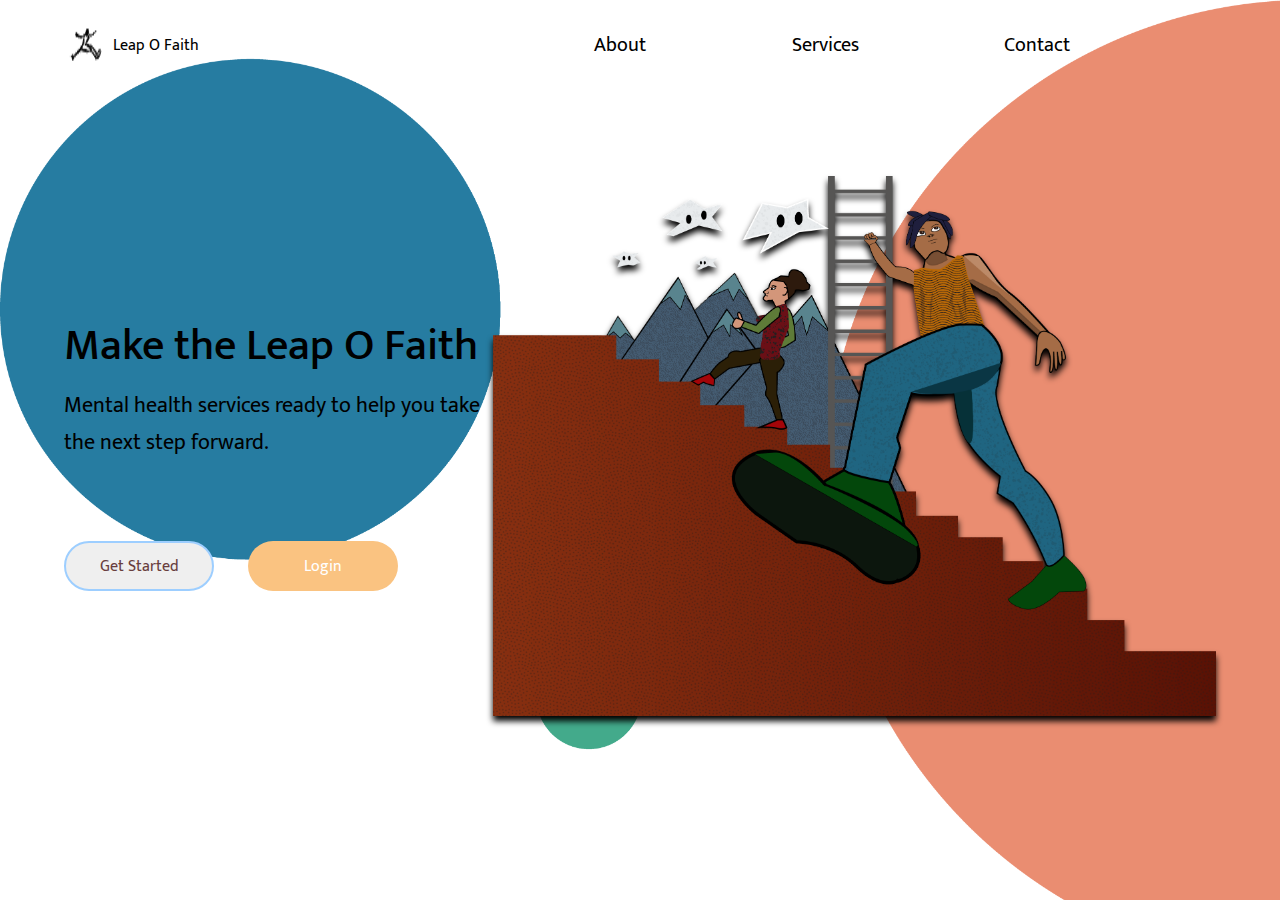
<file: index.html>
<!DOCTYPE html>
<html lang="en">
<head>
    <meta charset="UTF-8">
    <meta http-equiv="X-UA-Compatible" content="IE=edge">
    <meta name="viewport" content="width=device-width, initial-scale=1.0">

<link rel="preconnect" href="https://fonts.googleapis.com">
<link rel="preconnect" href="https://fonts.gstatic.com" crossorigin>
<link href="https://fonts.googleapis.com/css2?family=Asap:wght@400;500&family=Mukta:wght@400;500&family=Roboto:wght@700&family=Ubuntu:wght@300&display=swap" rel="stylesheet">

<link rel="stylesheet" href="style.css">

    <title>Leap O Faith Mental Health Services</title>
    <!--  
    - [completed] add mobile NAV with hamburger buttons 

    -made modal responsive for mobile 
    - add button hover animation
    - add form Validation with JS 
    - make background circles responsive
    - Finesse page with gsap animations
    - Finish Logo and Hero Page illustrations [HAVE FUN!!!!]
-->
</head>
<script type="module" src="./main.js"></script>

<body>
    <!------------------------ Header and Navigation Section----------------------------- -->
    <header>
        <div class="logo-container">
            <img src="./png/leapoffaith logo.png" alt="logo">
            
            <h4 class="logo">Leap O Faith</h4>

        </div>

        <nav>
            <ul class="nav-links">
                <li> <a class="nav-link" href="#">About</a></li>
                <li> <a class="nav-link" href="#">Services</a></li>
                <li> <a class="nav-link" href="#">Contact</a></li>

            </ul>
        </nav>

       <div class="burger">
           <div class="line1"></div>
           <div class="line2"></div>
           <div class="line3"></div>
           
       </div>

    </header>

    <main>

<!-- --------------------------------------------------------------------- -->
        <div id="modal">
            <form action="signup-verified.html" id="form">
                
                <!-- <button id="close-modal-btn">Close Modal</button> -->

                <INPUT id="close-modal-btn" type="image" src="./png/icons8-x-50.png" value="">

                <div class="errors">
                    <h3 class="error-title">Error</h3>
                    <ul class="errors-list">
                    </ul>
                  </div>

                <h3>Sign Up</h3>

                <div class="form-group">
                    <label for="username">Username</label>
                    <input type="text" id="username" name="username">
                </div>

                <div class="form-group">
                    <label for="password">Password</label>
                    <input type="password" id="password" name="password">
                </div>

                <div class="form-group">
                    <label for="password-confirmation">Password</label>
                    <input type="password" id="password-confirmation" name="password-confirmation">
                </div>

                <div class="form-group">
                    <label for="terms"></label>
                    <input type="checkbox" id="terms" name="terms">
                    Agree To Terms?
                </div>

                <button id="create-account-btn" type="submit">Create Account</button>

            </form>
        </div>
<!-- --------------------------------------------------------------------- -->
        <section class="display-main">
            <div class="introduction">
                <div class="intro-text">

                    <h1>Make the Leap O Faith</h1>
                    <p>Mental health services ready to help you take the next step forward.</p>

                </div>

                <div class="call-to-action">
                    <button id="open-modal-btn-get-started" class="btn-1">Get Started</button>
                    <button class="btn-2">Login</button>
                </div>
            </div>

                <div class="cover">
                    <img src="./png/mainillustation-02ai.png" alt="">

            </div>
        </section>
    </main>
</body>
</html>
</file>
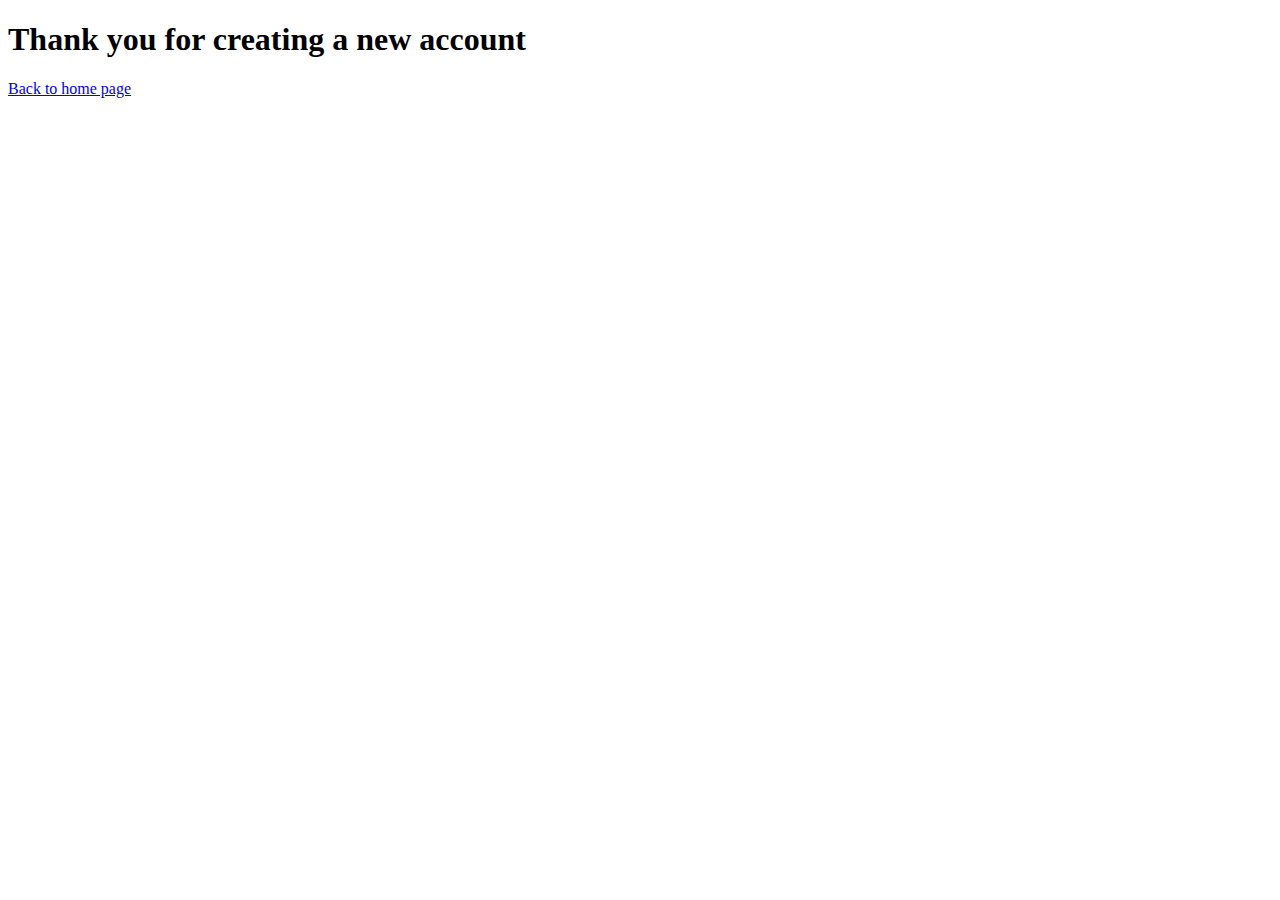
<file: signup-verified.html>
<!DOCTYPE html>
<html lang="en">
<head>
    <meta charset="UTF-8">
    <meta http-equiv="X-UA-Compatible" content="IE=edge">
    <meta name="viewport" content="width=device-width, initial-scale=1.0">
    <title>Thank You</title>
</head>
<body>

    <h1>Thank you for creating a new account</h1>
    <a href="index.html">Back to home page</a>
    
</body>
</html>
</file>
<file: style.css>
html { overflow-x: hidden; }

* {
    margin: 0px;
    padding: 0px;
    box-sizing: border-box;
   
    
}

body {
    font-family: 'Mukta', sans-serif;
    background-image: url(./png/circles-background.png);
    background-size: 140%;
}

.errors {
    display: none;

    background-color: hsl(17, 77%, 72%);
    border-radius: .5rem;
    padding: 10px;
    color: hsl(0, 50%, 20%);
    margin-bottom: 1rem;
}

.errors.show {
    display: block;
}

#modal.open {
    display: block;
}

#modal {
    display: none;
    background-color: rgb(242, 246, 249);
    opacity: 98%;

   
    width: 100%;
    position: absolute;
    z-index: 1;
    margin: auto;

    text-align: center;
    /* margin-bottom: 31.25em; */
   
}

#modal, form {
        margin-bottom: 31.25em;

}


#close-modal-btn {
    float: right;
    /* margin-bottom: 500px; */
    max-width: 3em;
    padding-right: 1em;
   
}



.form-group {
    padding: 15px;
}

button {
    font-family: 'Mukta', sans-serif;

}

/* Header Code */

header {
    
    display: flex;
    height: 10vh;
    width: 90%;
    margin: auto;
    align-items: center;
}


.logo-container, .nav-links, .cart {
    display: flex;
}

.logo-container {
    flex:1;
}

.logo {
    font-weight: 400;
    margin: 5px;
}

/* NAVIGATION Code */

nav {
    flex: 2;
}

.nav-links {
    justify-content: space-evenly;
    list-style: none;
}

.nav-link {
    color: black;
    font-size: 1.25rem;
    text-decoration: none;
}

.burger {
    display: none;
}

.burger div {
    width: 25px;
    height: 5px;
    background-color: rgb(105, 90, 238);
    margin: 3px;

    transition: all 0.4s ease;
}


/* 
.cart {
    flex: 2;
    justify-content: flex-end;
    
} */


/* display main = presentation */

.display-main {
    display: flex;
    width: 90%;
    margin: auto;
    min-height: 80vh;
    align-items: center;
   

}

.cover img {
    height: 60vh;
    filter: drop-shadow(0px 5px 3px);

    
}


.introduction {
    flex: 1;
}

.intro-text h1 {
    font-size: 44px;
    font-weight: 500;
}



.call-to-action {
    padding: 50px 0px 0px 0px;
}

.btn-1, .btn-2 {

    border-radius: 30px;
}

.btn-1 {
    border: 2px solid rgb(157, 206, 255);
    color: rgb(104, 62, 62);
    /* background: transparent; */
    width: 150px;
    height: 50px;
    cursor: pointer;
    font-size: 16px;
}

.btn-2 {
    background:rgb(250, 195, 129);
    width: 150px;
    height: 50px;
    cursor: pointer;
    font-size: 16px;
    border: none;
    color: white;
    margin: 30px 0px 0px 30px;
}



.intro-text p {
    margin-top: 5px;
    font-size: 22px;
}



/* --------------------------------------------------------------------------------------------------------------- */
/* MEDIA QUERY for MOBILE VERSION (768px)  */

@media screen and (max-width:768px){
    body {
      overflow-x: hidden;
      background-size: 110%;
      
    }


    .nav-links {
        z-index: 10;
        

        position: absolute;
        right:0px;
        height: 92vh;
        /* height: 100%; */
        top: 8vh;
        background-color: #43aa8b;
        display: flex;
        flex-direction: column;
        align-items: center;
        width: 50%;
        transform: translateX(100%);
        transition: transform 0.5s ease-in;
        /* opacity: 95%; */

    }

  /* .nav-links li {  */
        /* opacity: 0; 
     }

    /* header {
        background-color: #43aa8b; 
        width: 100%
    } */

    .burger {
        display: block;
        cursor: pointer;
    }

    .nav-active {
        transform: translateX(0%);
    }


    @keyframes navLinkFade {
        from {
            opacity: 0;
        }
        to {
            opacity: 1;
        }
    }

    .toggle .line1 {
        transform: rotate(-45deg) translate(-5px, 6px);
    }

    .toggle .line2 {
        opacity: 0;
    }

    .toggle .line3 {
        transform: rotate(45deg) translate(-5px, -6px);
    }
    
}

/* --------------------------------------------------------------------------------------------------------------- */
/* MEDIA QUERY for MOBILE VERSION (1024px)  */


@media screen and (max-width: 1024px) {
    .display-main {
        flex-direction: column;
    }

    .introduction {
        margin-top: 5vh;
        text-align: center;

    }

    .intro-text h1 {
        font-size: 30px;
    }

    .intro-text p {
        font-size: 18px;
    }

    .call-to-action {
        padding: 10px 0px 0px 0px;
    }


    .small-circle, .medium-circle, .big-circle {
        opacity: 0.2;
    }

  
}
</file>
